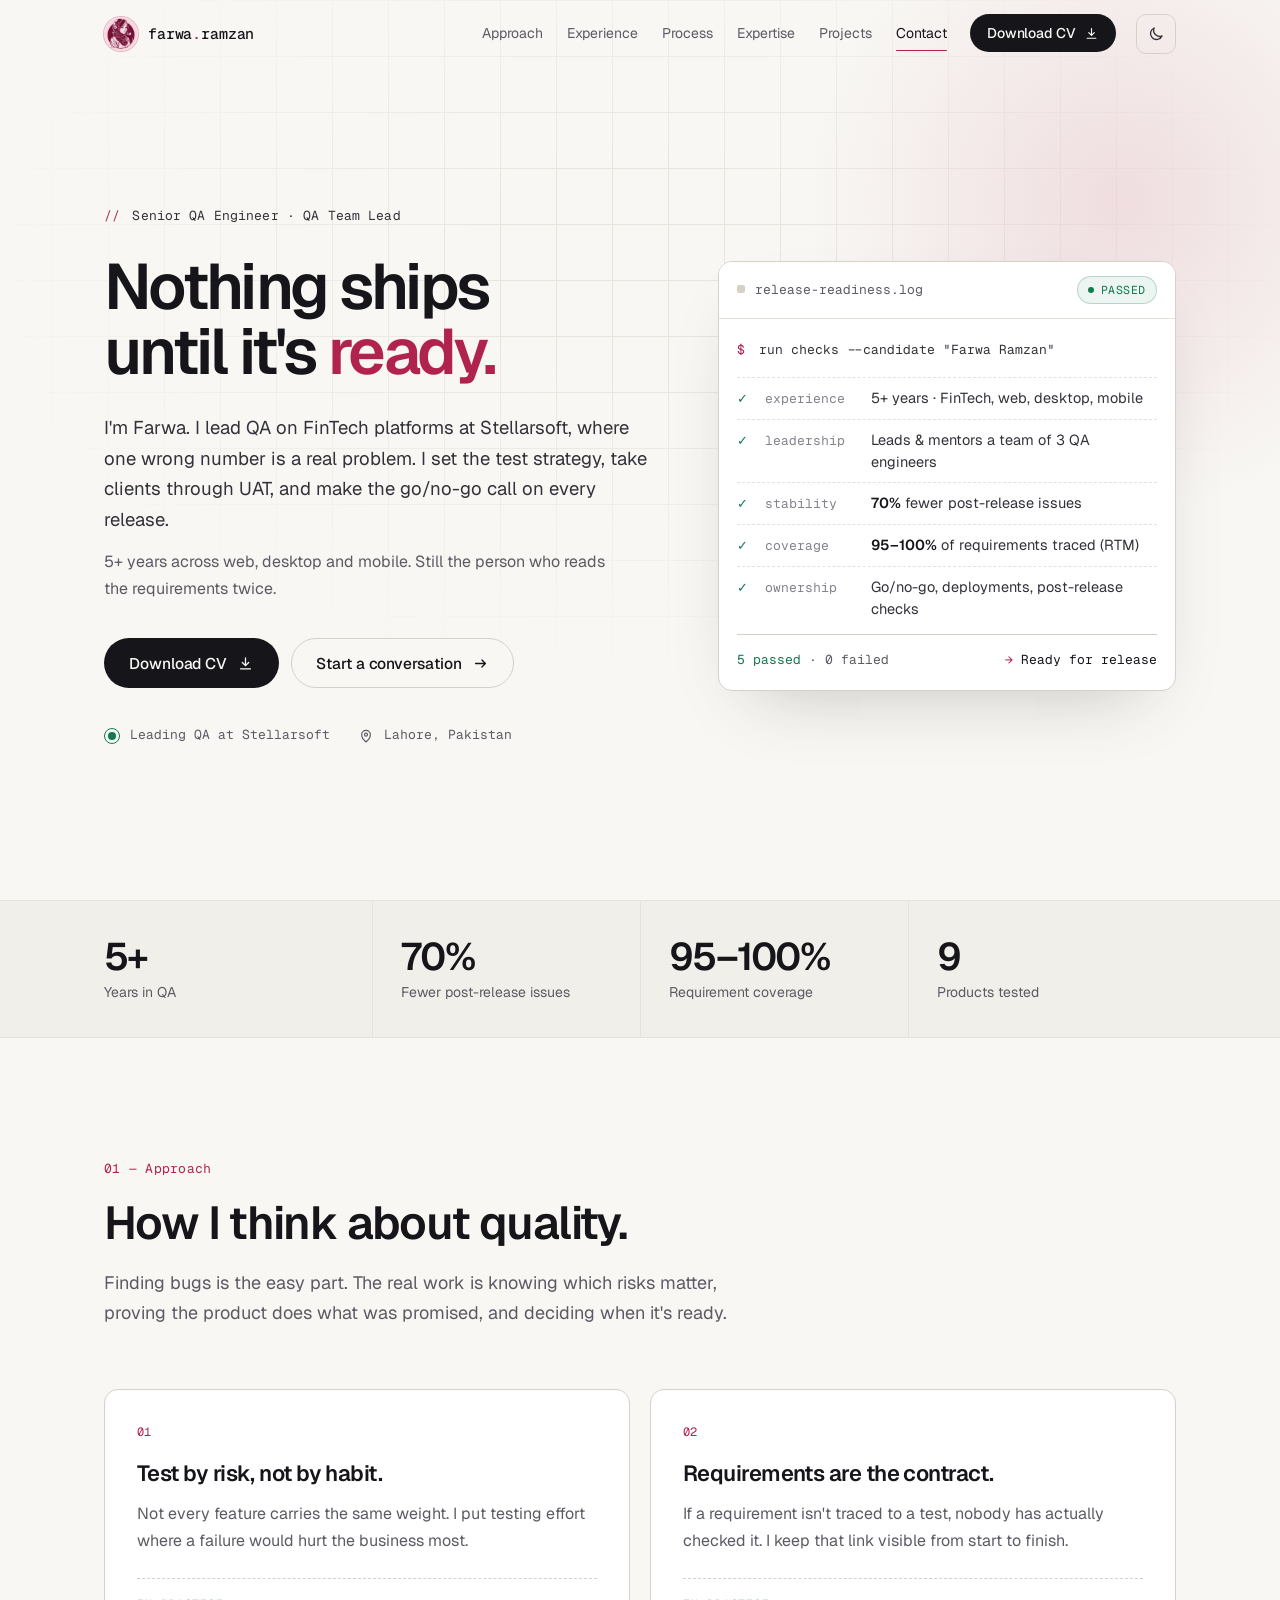
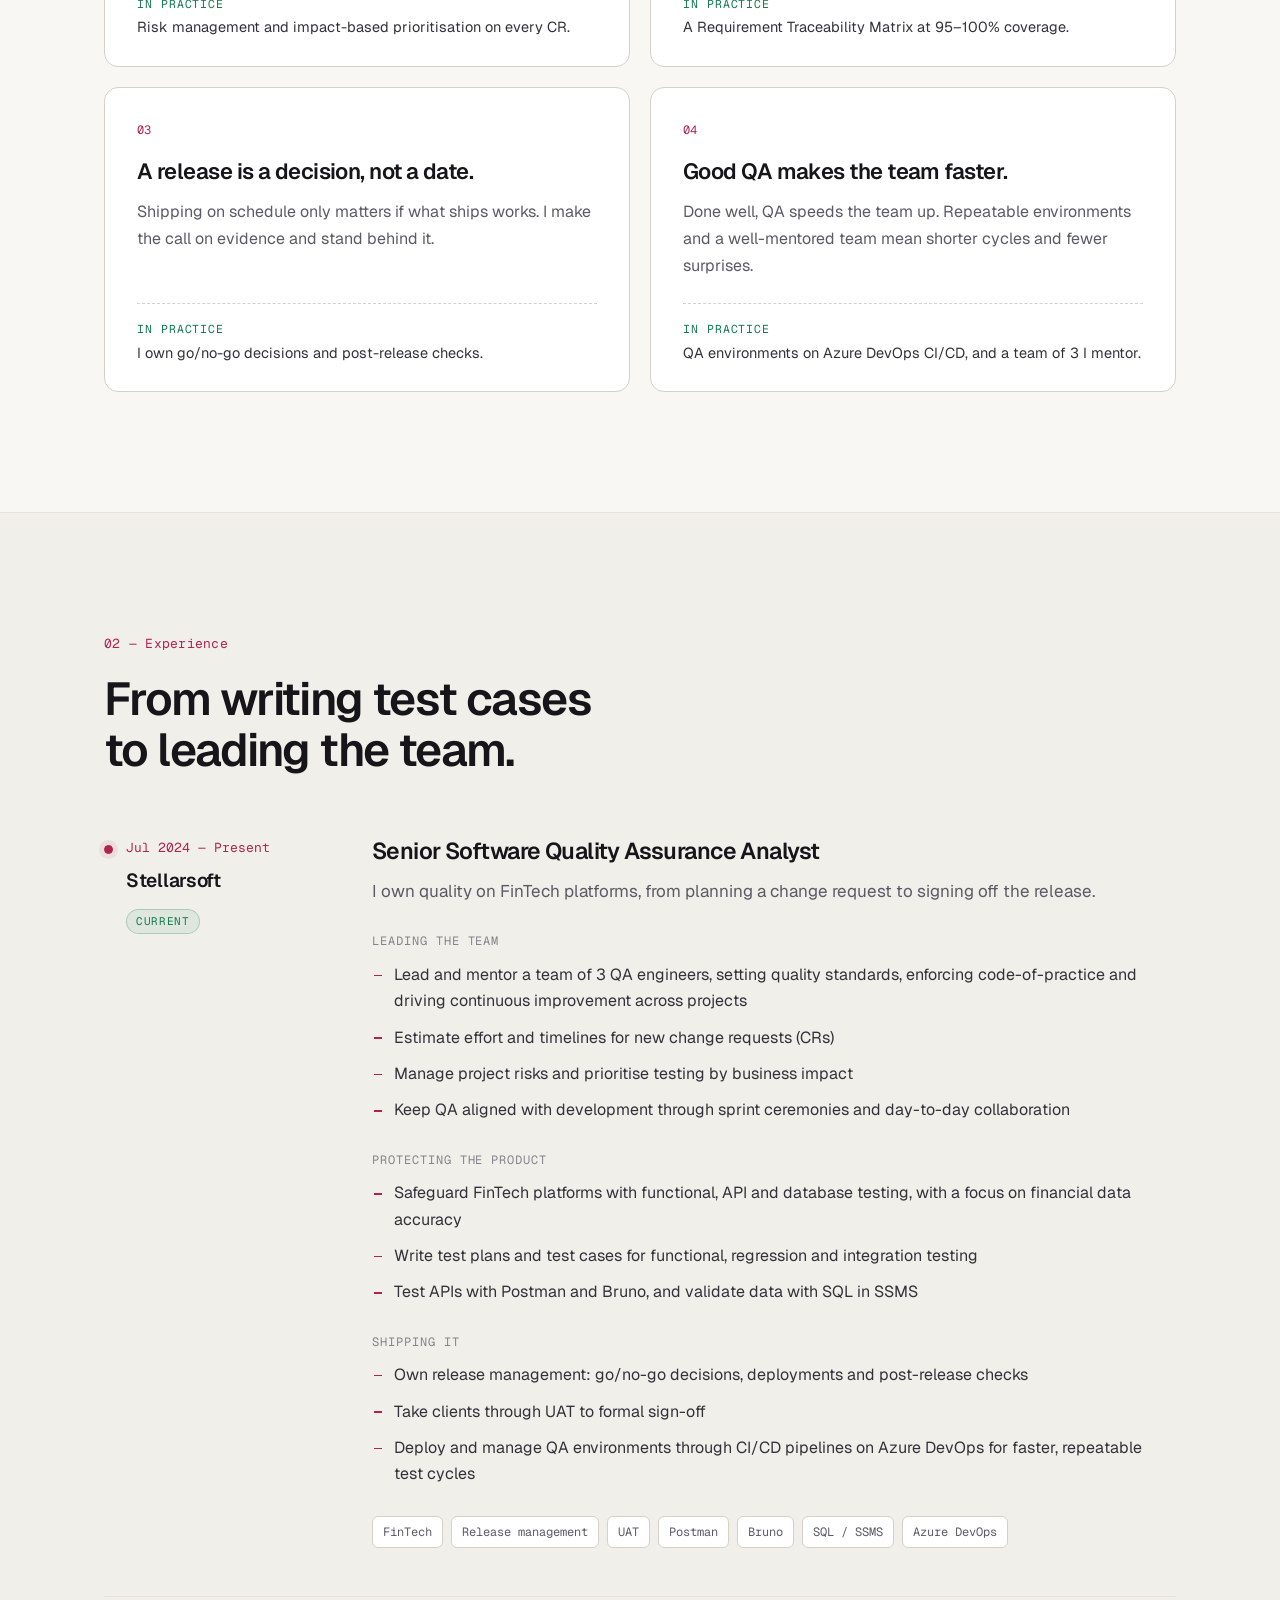
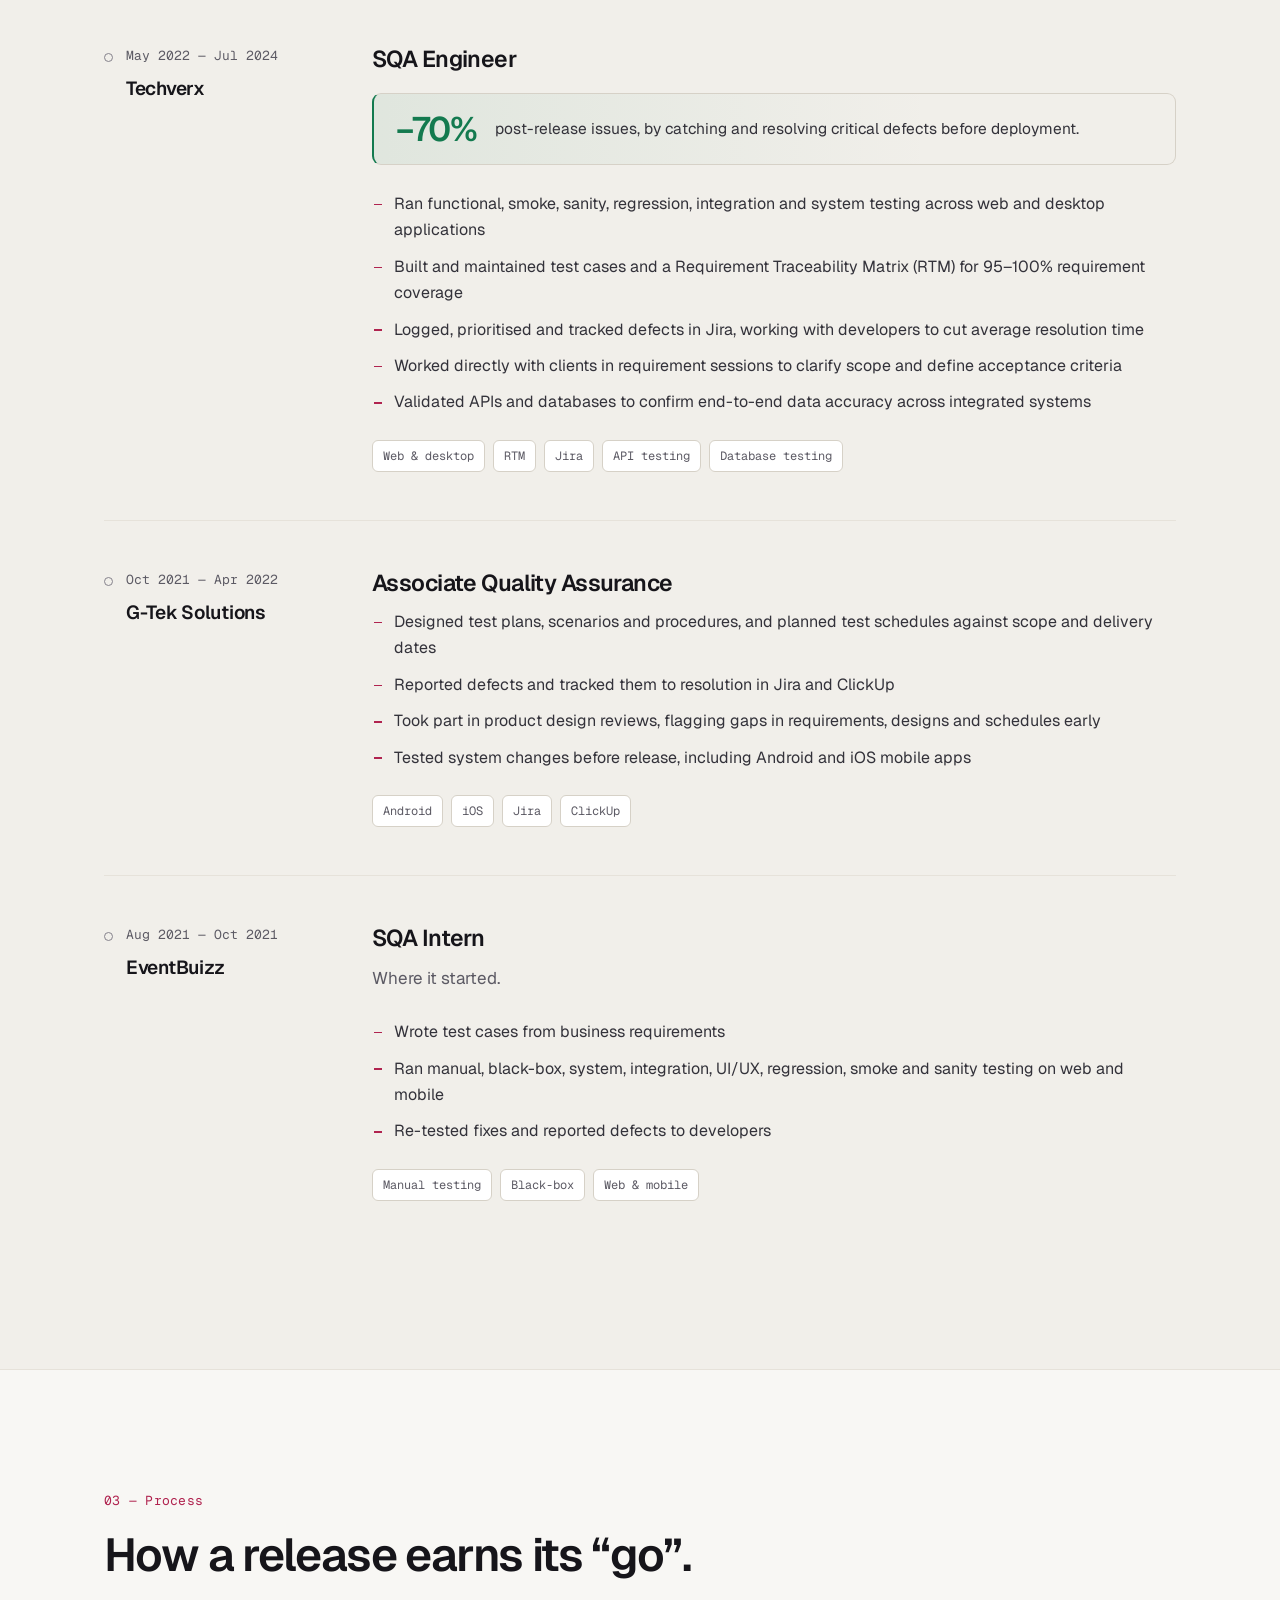
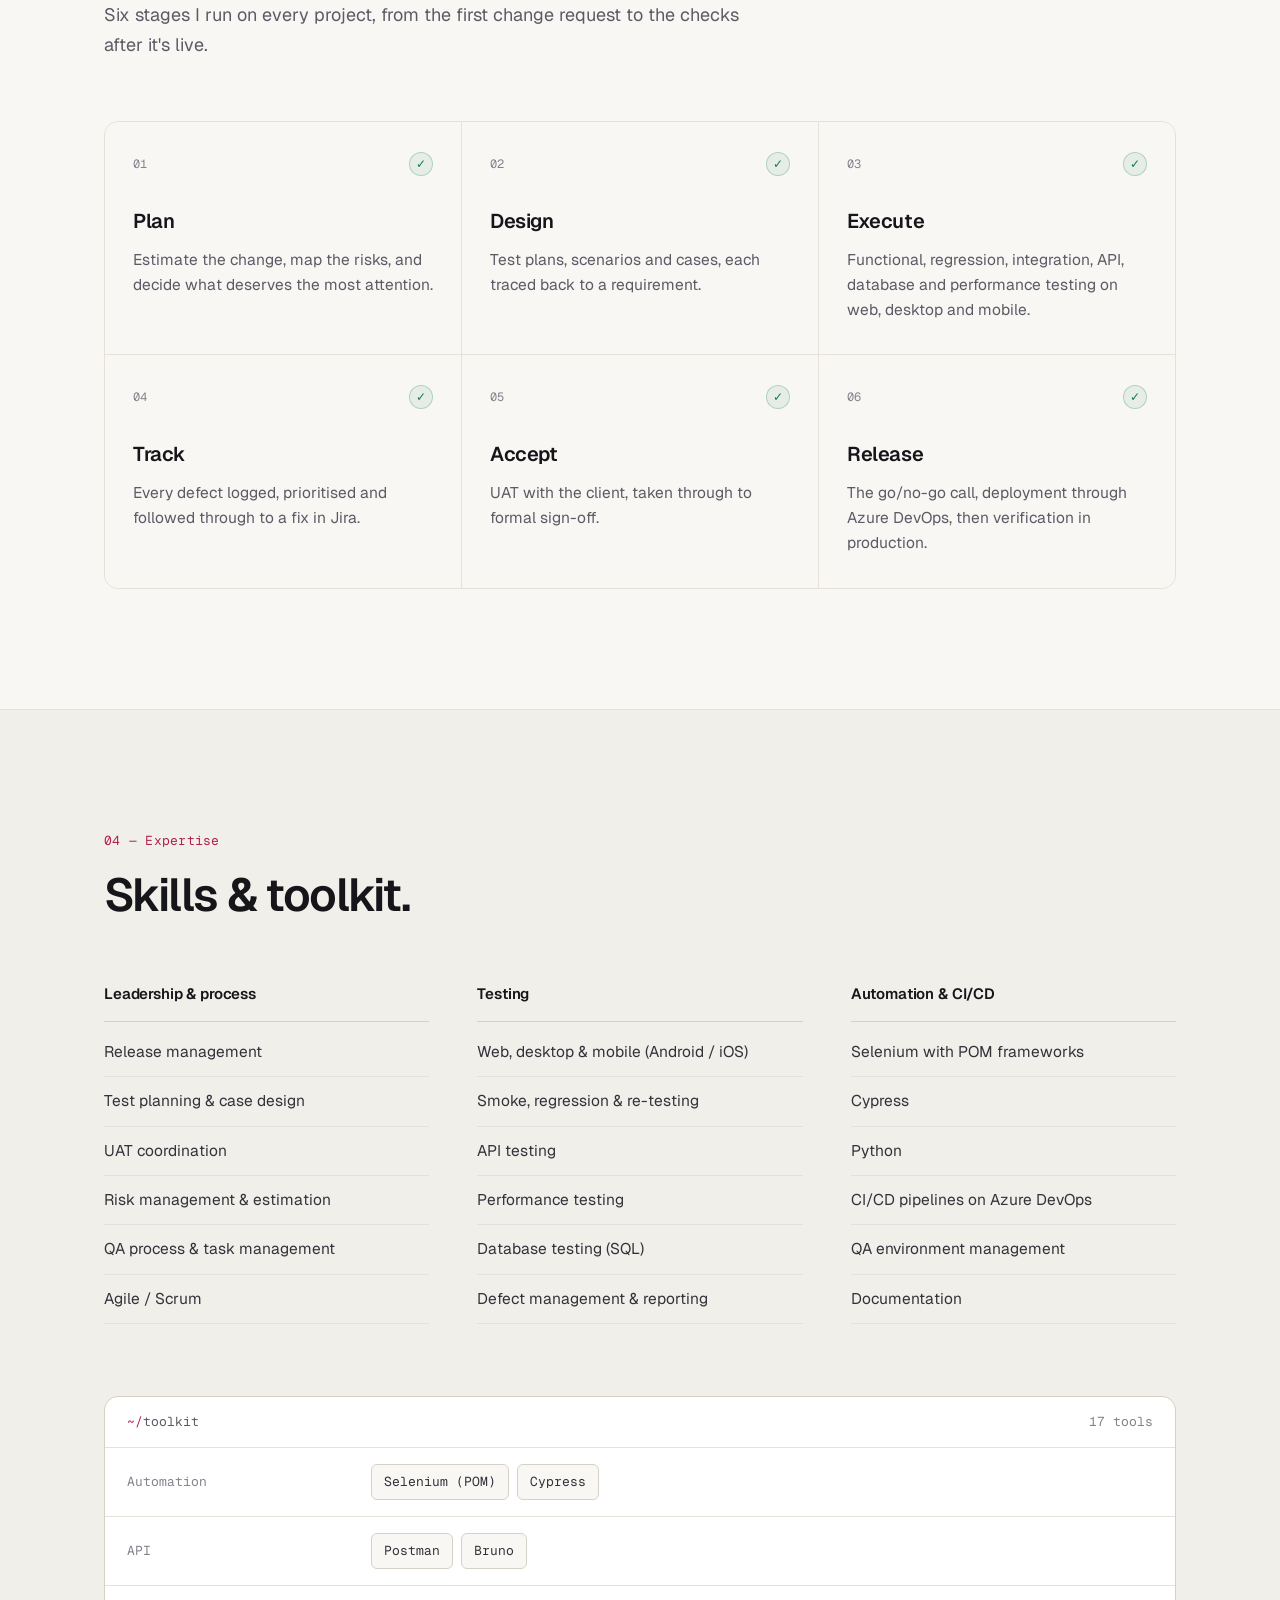
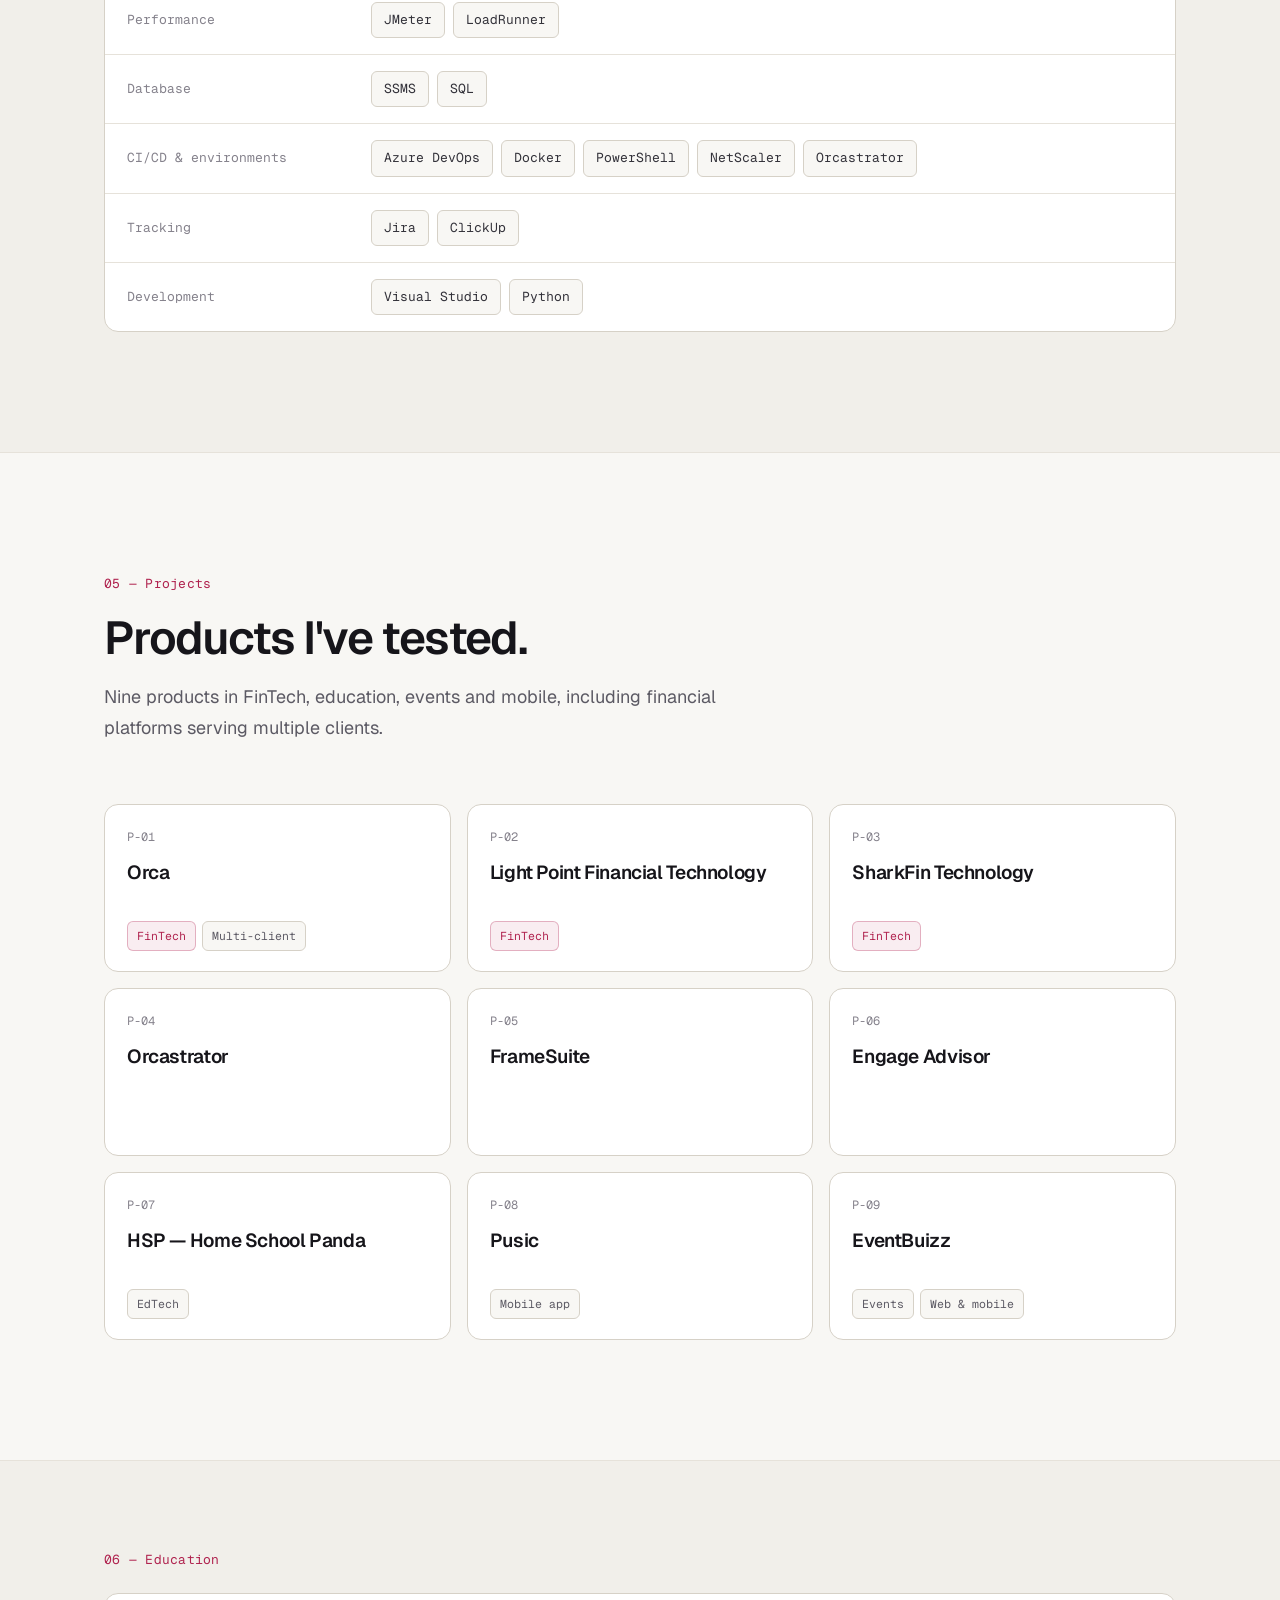
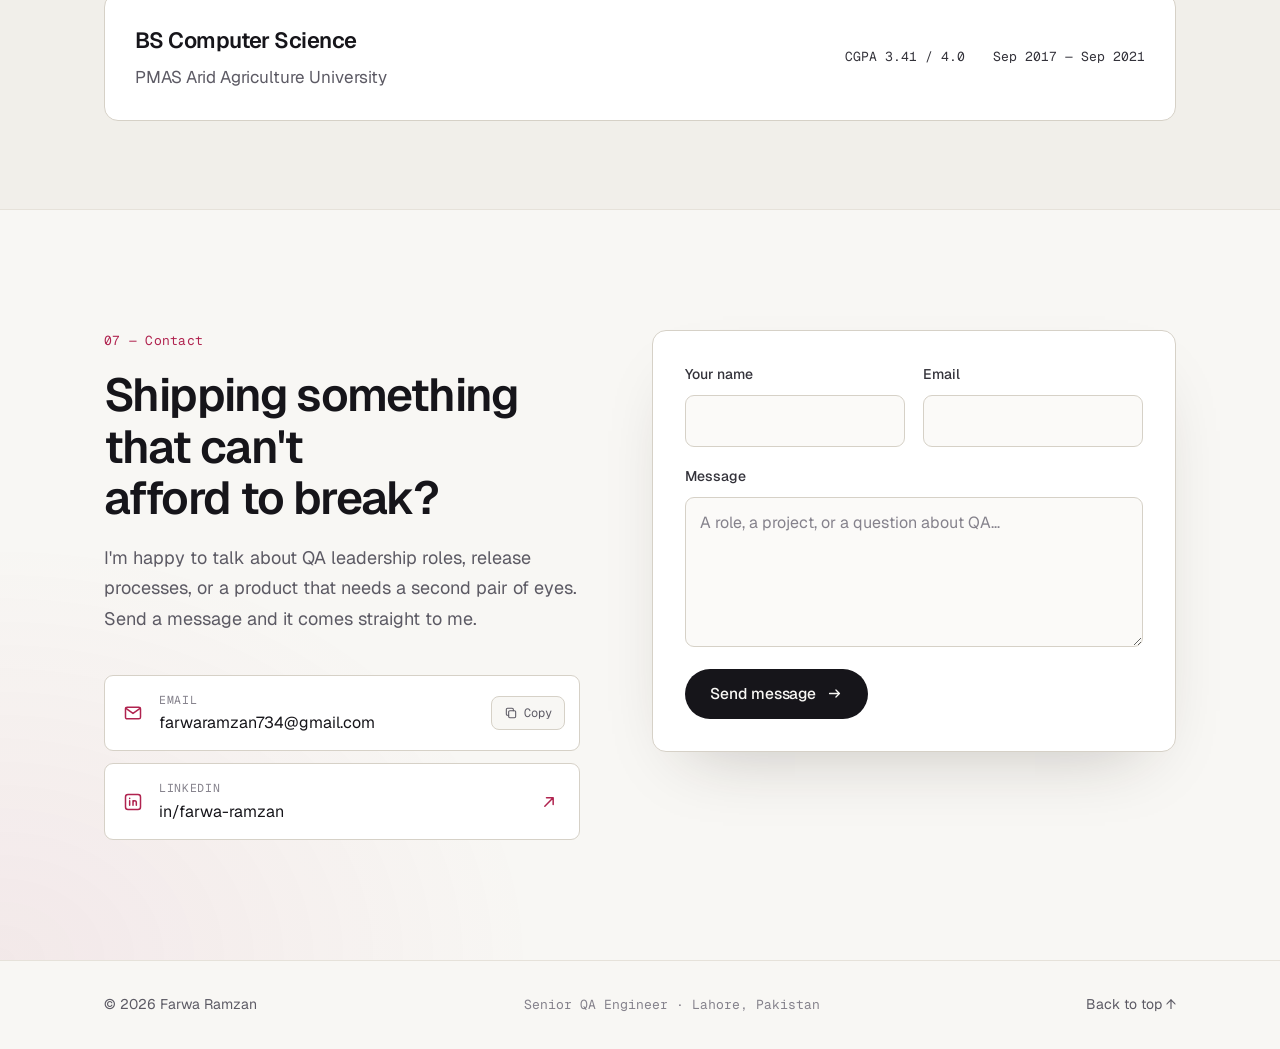
<file: index.html>
<!DOCTYPE html>
<html lang="en">

<head>
    <meta charset="UTF-8">
    <meta name="viewport" content="width=device-width, initial-scale=1.0">
    <meta name="color-scheme" content="dark light">
    <meta name="theme-color" content="#0b0b0d" id="themeColor">

    <title>Farwa Ramzan | Senior QA Engineer and QA Team Lead</title>
    <meta name="description" content="Farwa Ramzan is a Senior QA Engineer and QA Team Lead in Lahore. 5+ years leading quality on FinTech, web, desktop and mobile products: test strategy, release management, UAT, automation and CI/CD on Azure DevOps.">
    <link rel="canonical" href="https://farich.netlify.app/">

    <meta property="og:type" content="profile">
    <meta property="og:title" content="Farwa Ramzan | Senior QA Engineer and QA Team Lead">
    <meta property="og:image" content="https://farich.netlify.app/apple-touch-icon.png">
    <meta property="og:description" content="Nothing ships until it's ready. 5+ years leading QA on FinTech, web, desktop and mobile products.">
    <meta property="og:url" content="https://farich.netlify.app/">

    <link rel="icon" type="image/png" href="favicon.png">
    <link rel="apple-touch-icon" href="apple-touch-icon.png">

    <!-- Apply saved / system theme before first paint -->
    <script>
        (function () {
            var t;
            try { t = localStorage.getItem("theme"); } catch (e) {}
            if (t !== "light" && t !== "dark") {
                t = window.matchMedia && window.matchMedia("(prefers-color-scheme: light)").matches ? "light" : "dark";
            }
            document.documentElement.setAttribute("data-theme", t);
            document.documentElement.classList.add("js");
        })();
    </script>

    <link rel="preconnect" href="https://fonts.googleapis.com">
    <link rel="preconnect" href="https://fonts.gstatic.com" crossorigin>
    <link href="https://fonts.googleapis.com/css2?family=Geist:wght@400;500;600;700&family=Geist+Mono:wght@400;500&display=swap" rel="stylesheet">

    <link rel="stylesheet" href="style.css?v=6">

    <script type="application/ld+json">
    {
        "@context": "https://schema.org",
        "@type": "Person",
        "name": "Farwa Ramzan",
        "jobTitle": "Senior QA Engineer | QA Team Lead",
        "worksFor": { "@type": "Organization", "name": "Stellarsoft" },
        "address": { "@type": "PostalAddress", "addressLocality": "Lahore", "addressCountry": "PK" },
        "email": "mailto:farwaramzan734@gmail.com",
        "url": "https://farich.netlify.app/",
        "sameAs": ["https://www.linkedin.com/in/farwa-ramzan/"],
        "alumniOf": "PMAS Arid Agriculture University"
    }
    </script>
</head>

<body>
    <a class="skip-link" href="#main">Skip to content</a>
    <div class="progress" id="progress" aria-hidden="true"></div>

    <!-- ============ HEADER ============ -->
    <header class="site-header" id="top">
        <div class="container header-inner">
            <a href="#top" class="brand" aria-label="Farwa Ramzan, back to top">
                <img class="brand-logo" src="logo.png" alt="" width="34" height="34">
                <span class="brand-name">farwa<span class="brand-dot">.</span>ramzan</span>
            </a>

            <nav class="nav" id="nav" aria-label="Primary">
                <a href="#approach" class="nav-link">Approach</a>
                <a href="#experience" class="nav-link">Experience</a>
                <a href="#process" class="nav-link">Process</a>
                <a href="#expertise" class="nav-link">Expertise</a>
                <a href="#projects" class="nav-link">Projects</a>
                <a href="#contact" class="nav-link">Contact</a>
                <a href="Farwa_Ramzan_Resume.pdf" class="btn btn-sm btn-primary nav-cv" download>
                    Download CV
                    <svg class="icon" viewBox="0 0 24 24" aria-hidden="true"><path d="M12 4v11m0 0l-4.5-4.5M12 15l4.5-4.5M5 19.5h14" /></svg>
                </a>
            </nav>

            <div class="header-actions">
                <button class="theme-toggle" id="themeToggle" type="button" aria-label="Switch to light theme">
                    <svg class="icon icon-sun" viewBox="0 0 24 24" aria-hidden="true"><circle cx="12" cy="12" r="4" /><path d="M12 2.5v2M12 19.5v2M4.6 4.6l1.4 1.4M18 18l1.4 1.4M2.5 12h2M19.5 12h2M4.6 19.4L6 18M18 6l1.4-1.4" /></svg>
                    <svg class="icon icon-moon" viewBox="0 0 24 24" aria-hidden="true"><path d="M20 14.5A8 8 0 019.5 4a8 8 0 1010.5 10.5z" /></svg>
                </button>
                <button class="nav-toggle" id="navToggle" type="button" aria-label="Open menu" aria-expanded="false" aria-controls="nav">
                    <span></span><span></span>
                </button>
            </div>
        </div>
    </header>

    <main id="main">

        <!-- ============ HERO ============ -->
        <section class="hero">
            <div class="hero-grid-bg" aria-hidden="true"></div>
            <div class="container hero-inner">
                <div class="hero-copy">
                    <p class="eyebrow"><span class="eyebrow-slash">//</span> Senior QA Engineer · QA Team Lead</p>

                    <h1 class="hero-title">
                        Nothing ships<br>
                        until it's <span class="accent">ready.</span>
                    </h1>

                    <p class="hero-lede">
                        I'm Farwa. I lead QA on FinTech platforms at Stellarsoft, where one wrong number is a real
                        problem. I set the test strategy, take clients through UAT, and make the go/no-go call
                        on every release.
                    </p>
                    <p class="hero-sub">5+ years across web, desktop and mobile. Still the person who reads the requirements twice.</p>

                    <div class="hero-actions">
                        <a href="Farwa_Ramzan_Resume.pdf" class="btn btn-primary" download>
                            Download CV
                            <svg class="icon" viewBox="0 0 24 24" aria-hidden="true"><path d="M12 4v11m0 0l-4.5-4.5M12 15l4.5-4.5M5 19.5h14" /></svg>
                        </a>
                        <a href="#contact" class="btn btn-ghost">
                            Start a conversation
                            <svg class="icon" viewBox="0 0 24 24" aria-hidden="true"><path d="M5 12h14m0 0l-5-5m5 5l-5 5" /></svg>
                        </a>
                    </div>

                    <ul class="hero-meta">
                        <li><span class="status-dot" aria-hidden="true"></span>Leading QA at Stellarsoft</li>
                        <li>
                            <svg class="icon" viewBox="0 0 24 24" aria-hidden="true"><path d="M12 21s-6.5-5.6-6.5-11a6.5 6.5 0 0113 0c0 5.4-6.5 11-6.5 11z" /><circle cx="12" cy="10" r="2.3" /></svg>
                            Lahore, Pakistan
                        </li>
                    </ul>
                </div>

                <!-- Release-readiness report -->
                <figure class="report" aria-label="Career summary, styled as a release-readiness report">
                    <div class="report-head">
                        <span class="report-file">release-readiness.log</span>
                        <span class="pill pill-pass"><span class="pill-dot"></span>Passed</span>
                    </div>
                    <div class="report-body">
                        <p class="report-cmd"><span class="prompt">$</span> run checks --candidate "Farwa Ramzan"</p>
                        <ul class="report-lines">
                            <li><span class="tick">✓</span><span class="key">experience</span><span class="val">5+ years · FinTech, web, desktop, mobile</span></li>
                            <li><span class="tick">✓</span><span class="key">leadership</span><span class="val">Leads &amp; mentors a team of 3 QA engineers</span></li>
                            <li><span class="tick">✓</span><span class="key">stability</span><span class="val"><strong>70%</strong> fewer post-release issues</span></li>
                            <li><span class="tick">✓</span><span class="key">coverage</span><span class="val"><strong>95–100%</strong> of requirements traced (RTM)</span></li>
                            <li><span class="tick">✓</span><span class="key">ownership</span><span class="val">Go/no-go, deployments, post-release checks</span></li>
                        </ul>
                        <p class="report-summary">
                            <span><span class="pass-text">5 passed</span> · 0 failed</span>
                            <span class="report-ready">Ready for release</span>
                        </p>
                    </div>
                </figure>
            </div>
        </section>

        <!-- ============ STATS ============ -->
        <section class="stats-band" aria-label="At a glance">
            <div class="container">
                <dl class="stats">
                    <div class="stat reveal"><dt>Years in QA</dt><dd>5+</dd></div>
                    <div class="stat reveal"><dt>Fewer post-release issues</dt><dd>70%</dd></div>
                    <div class="stat reveal"><dt>Requirement coverage</dt><dd>95–100%</dd></div>
                    <div class="stat reveal"><dt>Products tested</dt><dd>9</dd></div>
                </dl>
            </div>
        </section>

        <!-- ============ APPROACH ============ -->
        <section class="section" id="approach">
            <div class="container">
                <header class="section-head reveal">
                    <p class="section-index">01 — Approach</p>
                    <h2 class="section-title">How I think about quality.</h2>
                    <p class="section-lede">Finding bugs is the easy part. The real work is knowing which risks matter, proving the product does what was promised, and deciding when it's ready.</p>
                </header>

                <div class="principles">
                    <article class="principle reveal">
                        <span class="principle-num">01</span>
                        <h3>Test by risk, not by habit.</h3>
                        <p>Not every feature carries the same weight. I put testing effort where a failure would hurt the business most.</p>
                        <p class="principle-proof"><span>In practice</span>Risk management and impact-based prioritisation on every CR.</p>
                    </article>
                    <article class="principle reveal">
                        <span class="principle-num">02</span>
                        <h3>Requirements are the contract.</h3>
                        <p>If a requirement isn't traced to a test, nobody has actually checked it. I keep that link visible from start to finish.</p>
                        <p class="principle-proof"><span>In practice</span>A Requirement Traceability Matrix at 95–100% coverage.</p>
                    </article>
                    <article class="principle reveal">
                        <span class="principle-num">03</span>
                        <h3>A release is a decision, not a date.</h3>
                        <p>Shipping on schedule only matters if what ships works. I make the call on evidence and stand behind it.</p>
                        <p class="principle-proof"><span>In practice</span>I own go/no-go decisions and post-release checks.</p>
                    </article>
                    <article class="principle reveal">
                        <span class="principle-num">04</span>
                        <h3>Good QA makes the team faster.</h3>
                        <p>Done well, QA speeds the team up. Repeatable environments and a well-mentored team mean shorter cycles and fewer surprises.</p>
                        <p class="principle-proof"><span>In practice</span>QA environments on Azure DevOps CI/CD, and a team of 3 I mentor.</p>
                    </article>
                </div>
            </div>
        </section>

        <!-- ============ EXPERIENCE ============ -->
        <section class="section section-alt" id="experience">
            <div class="container">
                <header class="section-head reveal">
                    <p class="section-index">02 — Experience</p>
                    <h2 class="section-title">From writing test cases to leading the team.</h2>
                </header>

                <ol class="timeline">
                    <!-- Stellarsoft -->
                    <li class="role role-current reveal">
                        <div class="role-meta">
                            <p class="role-dates">Jul 2024 — Present</p>
                            <p class="role-company">Stellarsoft</p>
                            <p class="role-badge">Current</p>
                        </div>
                        <div class="role-body">
                            <h3 class="role-title">Senior Software Quality Assurance Analyst</h3>
                            <p class="role-summary">I own quality on FinTech platforms, from planning a change request to signing off the release.</p>

                            <div class="role-groups">
                                <div class="role-group">
                                    <p class="group-label">Leading the team</p>
                                    <ul class="bullets">
                                        <li>Lead and mentor a team of 3 QA engineers, setting quality standards, enforcing code-of-practice and driving continuous improvement across projects</li>
                                        <li>Estimate effort and timelines for new change requests (CRs)</li>
                                        <li>Manage project risks and prioritise testing by business impact</li>
                                        <li>Keep QA aligned with development through sprint ceremonies and day-to-day collaboration</li>
                                    </ul>
                                </div>
                                <div class="role-group">
                                    <p class="group-label">Protecting the product</p>
                                    <ul class="bullets">
                                        <li>Safeguard FinTech platforms with functional, API and database testing, with a focus on financial data accuracy</li>
                                        <li>Write test plans and test cases for functional, regression and integration testing</li>
                                        <li>Test APIs with Postman and Bruno, and validate data with SQL in SSMS</li>
                                    </ul>
                                </div>
                                <div class="role-group">
                                    <p class="group-label">Shipping it</p>
                                    <ul class="bullets">
                                        <li>Own release management: go/no-go decisions, deployments and post-release checks</li>
                                        <li>Take clients through UAT to formal sign-off</li>
                                        <li>Deploy and manage QA environments through CI/CD pipelines on Azure DevOps for faster, repeatable test cycles</li>
                                    </ul>
                                </div>
                            </div>

                            <ul class="tags">
                                <li>FinTech</li><li>Release management</li><li>UAT</li><li>Postman</li><li>Bruno</li><li>SQL / SSMS</li><li>Azure DevOps</li>
                            </ul>
                        </div>
                    </li>

                    <!-- Techverx -->
                    <li class="role reveal">
                        <div class="role-meta">
                            <p class="role-dates">May 2022 — Jul 2024</p>
                            <p class="role-company">Techverx</p>
                        </div>
                        <div class="role-body">
                            <h3 class="role-title">SQA Engineer</h3>

                            <div class="highlight">
                                <span class="highlight-num">−70%</span>
                                <span class="highlight-text">post-release issues, by catching and resolving critical defects before deployment.</span>
                            </div>

                            <ul class="bullets">
                                <li>Ran functional, smoke, sanity, regression, integration and system testing across web and desktop applications</li>
                                <li>Built and maintained test cases and a Requirement Traceability Matrix (RTM) for 95–100% requirement coverage</li>
                                <li>Logged, prioritised and tracked defects in Jira, working with developers to cut average resolution time</li>
                                <li>Worked directly with clients in requirement sessions to clarify scope and define acceptance criteria</li>
                                <li>Validated APIs and databases to confirm end-to-end data accuracy across integrated systems</li>
                            </ul>

                            <ul class="tags">
                                <li>Web &amp; desktop</li><li>RTM</li><li>Jira</li><li>API testing</li><li>Database testing</li>
                            </ul>
                        </div>
                    </li>

                    <!-- G-Tek -->
                    <li class="role reveal">
                        <div class="role-meta">
                            <p class="role-dates">Oct 2021 — Apr 2022</p>
                            <p class="role-company">G-Tek Solutions</p>
                        </div>
                        <div class="role-body">
                            <h3 class="role-title">Associate Quality Assurance</h3>
                            <ul class="bullets">
                                <li>Designed test plans, scenarios and procedures, and planned test schedules against scope and delivery dates</li>
                                <li>Reported defects and tracked them to resolution in Jira and ClickUp</li>
                                <li>Took part in product design reviews, flagging gaps in requirements, designs and schedules early</li>
                                <li>Tested system changes before release, including Android and iOS mobile apps</li>
                            </ul>
                            <ul class="tags">
                                <li>Android</li><li>iOS</li><li>Jira</li><li>ClickUp</li>
                            </ul>
                        </div>
                    </li>

                    <!-- EventBuizz -->
                    <li class="role reveal">
                        <div class="role-meta">
                            <p class="role-dates">Aug 2021 — Oct 2021</p>
                            <p class="role-company">EventBuizz</p>
                        </div>
                        <div class="role-body">
                            <h3 class="role-title">SQA Intern</h3>
                            <p class="role-summary">Where it started.</p>
                            <ul class="bullets">
                                <li>Wrote test cases from business requirements</li>
                                <li>Ran manual, black-box, system, integration, UI/UX, regression, smoke and sanity testing on web and mobile</li>
                                <li>Re-tested fixes and reported defects to developers</li>
                            </ul>
                            <ul class="tags">
                                <li>Manual testing</li><li>Black-box</li><li>Web &amp; mobile</li>
                            </ul>
                        </div>
                    </li>
                </ol>
            </div>
        </section>

        <!-- ============ PROCESS ============ -->
        <section class="section" id="process">
            <div class="container">
                <header class="section-head reveal">
                    <p class="section-index">03 — Process</p>
                    <h2 class="section-title">How a release earns its “go”.</h2>
                    <p class="section-lede">Six stages I run on every project, from the first change request to the checks after it's live.</p>
                </header>

                <ol class="pipeline">
                    <li class="stage reveal">
                        <div class="stage-top"><span class="stage-num">01</span><span class="stage-check" aria-hidden="true">✓</span></div>
                        <h3 class="stage-title">Plan</h3>
                        <p>Estimate the change, map the risks, and decide what deserves the most attention.</p>
                    </li>
                    <li class="stage reveal">
                        <div class="stage-top"><span class="stage-num">02</span><span class="stage-check" aria-hidden="true">✓</span></div>
                        <h3 class="stage-title">Design</h3>
                        <p>Test plans, scenarios and cases, each traced back to a requirement.</p>
                    </li>
                    <li class="stage reveal">
                        <div class="stage-top"><span class="stage-num">03</span><span class="stage-check" aria-hidden="true">✓</span></div>
                        <h3 class="stage-title">Execute</h3>
                        <p>Functional, regression, integration, API, database and performance testing on web, desktop and mobile.</p>
                    </li>
                    <li class="stage reveal">
                        <div class="stage-top"><span class="stage-num">04</span><span class="stage-check" aria-hidden="true">✓</span></div>
                        <h3 class="stage-title">Track</h3>
                        <p>Every defect logged, prioritised and followed through to a fix in Jira.</p>
                    </li>
                    <li class="stage reveal">
                        <div class="stage-top"><span class="stage-num">05</span><span class="stage-check" aria-hidden="true">✓</span></div>
                        <h3 class="stage-title">Accept</h3>
                        <p>UAT with the client, taken through to formal sign-off.</p>
                    </li>
                    <li class="stage reveal">
                        <div class="stage-top"><span class="stage-num">06</span><span class="stage-check" aria-hidden="true">✓</span></div>
                        <h3 class="stage-title">Release</h3>
                        <p>The go/no-go call, deployment through Azure DevOps, then verification in production.</p>
                    </li>
                </ol>
            </div>
        </section>

        <!-- ============ EXPERTISE ============ -->
        <section class="section section-alt" id="expertise">
            <div class="container">
                <header class="section-head reveal">
                    <p class="section-index">04 — Expertise</p>
                    <h2 class="section-title">Skills &amp; toolkit.</h2>
                </header>

                <div class="skills-grid">
                    <div class="skill-col reveal">
                        <h3 class="skill-head">Leadership &amp; process</h3>
                        <ul class="skill-list">
                            <li>Release management</li>
                            <li>Test planning &amp; case design</li>
                            <li>UAT coordination</li>
                            <li>Risk management &amp; estimation</li>
                            <li>QA process &amp; task management</li>
                            <li>Agile / Scrum</li>
                        </ul>
                    </div>
                    <div class="skill-col reveal">
                        <h3 class="skill-head">Testing</h3>
                        <ul class="skill-list">
                            <li>Web, desktop &amp; mobile (Android / iOS)</li>
                            <li>Smoke, regression &amp; re-testing</li>
                            <li>API testing</li>
                            <li>Performance testing</li>
                            <li>Database testing (SQL)</li>
                            <li>Defect management &amp; reporting</li>
                        </ul>
                    </div>
                    <div class="skill-col reveal">
                        <h3 class="skill-head">Automation &amp; CI/CD</h3>
                        <ul class="skill-list">
                            <li>Selenium with POM frameworks</li>
                            <li>Cypress</li>
                            <li>Python</li>
                            <li>CI/CD pipelines on Azure DevOps</li>
                            <li>QA environment management</li>
                            <li>Documentation</li>
                        </ul>
                    </div>
                </div>

                <div class="toolkit reveal">
                    <div class="toolkit-head">
                        <span>toolkit</span>
                        <span class="toolkit-count" id="toolCount">17 tools</span>
                    </div>
                    <dl class="toolkit-rows">
                        <div class="toolkit-row">
                            <dt>Automation</dt>
                            <dd><span class="chip">Selenium (POM)</span><span class="chip">Cypress</span></dd>
                        </div>
                        <div class="toolkit-row">
                            <dt>API</dt>
                            <dd><span class="chip">Postman</span><span class="chip">Bruno</span></dd>
                        </div>
                        <div class="toolkit-row">
                            <dt>Performance</dt>
                            <dd><span class="chip">JMeter</span><span class="chip">LoadRunner</span></dd>
                        </div>
                        <div class="toolkit-row">
                            <dt>Database</dt>
                            <dd><span class="chip">SSMS</span><span class="chip">SQL</span></dd>
                        </div>
                        <div class="toolkit-row">
                            <dt>CI/CD &amp; environments</dt>
                            <dd><span class="chip">Azure DevOps</span><span class="chip">Docker</span><span class="chip">PowerShell</span><span class="chip">NetScaler</span><span class="chip">Orcastrator</span></dd>
                        </div>
                        <div class="toolkit-row">
                            <dt>Tracking</dt>
                            <dd><span class="chip">Jira</span><span class="chip">ClickUp</span></dd>
                        </div>
                        <div class="toolkit-row">
                            <dt>Development</dt>
                            <dd><span class="chip">Visual Studio</span><span class="chip">Python</span></dd>
                        </div>
                    </dl>
                </div>
            </div>
        </section>

        <!-- ============ PROJECTS ============ -->
        <section class="section" id="projects">
            <div class="container">
                <header class="section-head reveal">
                    <p class="section-index">05 — Projects</p>
                    <h2 class="section-title">Products I've tested.</h2>
                    <p class="section-lede">Nine products in FinTech, education, events and mobile, including financial platforms serving multiple clients.</p>
                </header>

                <ul class="projects">
                    <li class="project reveal">
                        <span class="project-id">P-01</span>
                        <h3 class="project-name">Orca</h3>
                        <ul class="project-tags"><li class="tag-fintech">FinTech</li><li>Multi-client</li></ul>
                    </li>
                    <li class="project reveal">
                        <span class="project-id">P-02</span>
                        <h3 class="project-name">Light Point Financial Technology</h3>
                        <ul class="project-tags"><li class="tag-fintech">FinTech</li></ul>
                    </li>
                    <li class="project reveal">
                        <span class="project-id">P-03</span>
                        <h3 class="project-name">SharkFin Technology</h3>
                        <ul class="project-tags"><li class="tag-fintech">FinTech</li></ul>
                    </li>
                    <li class="project reveal">
                        <span class="project-id">P-04</span>
                        <h3 class="project-name">Orcastrator</h3>
                        <ul class="project-tags"></ul>
                    </li>
                    <li class="project reveal">
                        <span class="project-id">P-05</span>
                        <h3 class="project-name">FrameSuite</h3>
                        <ul class="project-tags"></ul>
                    </li>
                    <li class="project reveal">
                        <span class="project-id">P-06</span>
                        <h3 class="project-name">Engage Advisor</h3>
                        <ul class="project-tags"></ul>
                    </li>
                    <li class="project reveal">
                        <span class="project-id">P-07</span>
                        <h3 class="project-name">HSP — Home School Panda</h3>
                        <ul class="project-tags"><li>EdTech</li></ul>
                    </li>
                    <li class="project reveal">
                        <span class="project-id">P-08</span>
                        <h3 class="project-name">Pusic</h3>
                        <ul class="project-tags"><li>Mobile app</li></ul>
                    </li>
                    <li class="project reveal">
                        <span class="project-id">P-09</span>
                        <h3 class="project-name">EventBuizz</h3>
                        <ul class="project-tags"><li>Events</li><li>Web &amp; mobile</li></ul>
                    </li>
                </ul>
            </div>
        </section>

        <!-- ============ EDUCATION ============ -->
        <section class="section section-tight section-alt" id="education">
            <div class="container">
                <div class="education reveal">
                    <p class="section-index">06 — Education</p>
                    <div class="edu-card">
                        <div>
                            <h3 class="edu-degree">BS Computer Science</h3>
                            <p class="edu-school">PMAS Arid Agriculture University</p>
                        </div>
                        <div class="edu-meta">
                            <span>CGPA 3.41 / 4.0</span>
                            <span>Sep 2017 — Sep 2021</span>
                        </div>
                    </div>
                </div>
            </div>
        </section>

        <!-- ============ CONTACT ============ -->
        <section class="section contact-section" id="contact">
            <div class="container contact-grid">
                <div class="contact-copy reveal">
                    <p class="section-index">07 — Contact</p>
                    <h2 class="section-title">Shipping something that can't afford to break?</h2>
                    <p class="section-lede">I'm happy to talk about QA leadership roles, release processes, or a product that needs a second pair of eyes. Send a message and it comes straight to me.</p>

                    <ul class="contact-links">
                        <li class="contact-link">
                            <svg class="icon" viewBox="0 0 24 24" aria-hidden="true"><rect x="3" y="5" width="18" height="14" rx="2" /><path d="M3.5 6.5l8.5 6 8.5-6" /></svg>
                            <a href="mailto:farwaramzan734@gmail.com" class="contact-main">
                                <span class="contact-label">Email</span>
                                <span class="contact-value">farwaramzan734@gmail.com</span>
                            </a>
                            <button type="button" class="copy-btn" id="copyEmail" data-copy="farwaramzan734@gmail.com" aria-label="Copy email address">
                                <svg class="icon" viewBox="0 0 24 24" aria-hidden="true"><rect x="8" y="8" width="12" height="12" rx="2" /><path d="M16 8V6a2 2 0 00-2-2H6a2 2 0 00-2 2v8a2 2 0 002 2h2" /></svg>
                                <span class="copy-text">Copy</span>
                            </button>
                        </li>
                        <li class="contact-link">
                            <svg class="icon" viewBox="0 0 24 24" aria-hidden="true"><rect x="3" y="3" width="18" height="18" rx="3" /><path d="M8 10.5V16M8 7.6v.1M12 16v-3.2c0-1.5 1-2.3 2.1-2.3s1.9.8 1.9 2.3V16M12 10.5V16" /></svg>
                            <a href="https://www.linkedin.com/in/farwa-ramzan/" class="contact-main" target="_blank" rel="noopener">
                                <span class="contact-label">LinkedIn</span>
                                <span class="contact-value">in/farwa-ramzan</span>
                            </a>
                            <svg class="icon contact-arrow" viewBox="0 0 24 24" aria-hidden="true"><path d="M7 17L17 7m0 0H9m8 0v8" /></svg>
                        </li>
                    </ul>
                </div>

                <!-- Sends via FormSubmit, which emails each message straight to farwaramzan734@gmail.com.
                     Works without JS too (falls back to FormSubmit's confirmation page). -->
                <form class="contact-form reveal" id="contactForm" novalidate
                    action="https://formsubmit.co/farwaramzan734@gmail.com" method="POST">
                    <input type="hidden" name="_subject" value="New message from your portfolio (farich.netlify.app)">
                    <input type="hidden" name="_template" value="table">
                    <input type="hidden" name="_captcha" value="false">
                    <p class="hp" aria-hidden="true">
                        <label>Leave this empty <input name="_honey" tabindex="-1" autocomplete="off"></label>
                    </p>

                    <div class="field-row">
                        <div class="field">
                            <label for="f-name">Your name</label>
                            <input id="f-name" name="name" type="text" autocomplete="name" required maxlength="120">
                            <p class="field-error" data-for="f-name">Please add your name.</p>
                        </div>
                        <div class="field">
                            <label for="f-email">Email</label>
                            <input id="f-email" name="email" type="email" autocomplete="email" required maxlength="200">
                            <p class="field-error" data-for="f-email">Please enter a valid email.</p>
                        </div>
                    </div>
                    <div class="field">
                        <label for="f-message">Message</label>
                        <textarea id="f-message" name="message" rows="5" required maxlength="4000" placeholder="A role, a project, or a question about QA…"></textarea>
                        <p class="field-error" data-for="f-message">A short message helps me reply properly.</p>
                    </div>

                    <div class="form-foot">
                        <button type="submit" class="btn btn-primary" id="formSubmit">
                            <span class="btn-label">Send message</span>
                            <svg class="icon" viewBox="0 0 24 24" aria-hidden="true"><path d="M5 12h14m0 0l-5-5m5 5l-5 5" /></svg>
                        </button>
                        <p class="form-status" id="formStatus" role="status" aria-live="polite"></p>
                    </div>

                    <div class="form-success" id="formSuccess" hidden>
                        <span class="pill pill-pass"><span class="pill-dot"></span>Delivered</span>
                        <h3>Message sent. Thank you.</h3>
                        <p>I'll get back to you at the email you gave.</p>
                        <button type="button" class="btn btn-ghost btn-sm" id="formAgain">Send another</button>
                    </div>
                </form>
            </div>
        </section>
    </main>

    <!-- ============ FOOTER ============ -->
    <footer class="site-footer">
        <div class="container footer-inner">
            <p>© <span id="year">2026</span> Farwa Ramzan</p>
            <p class="footer-mono">Senior QA Engineer · Lahore, Pakistan</p>
            <a href="#top" class="footer-top">Back to top ↑</a>
        </div>
    </footer>

    <script src="main.js?v=6"></script>
</body>

</html>
</file>
<file: style.css>
/* =========================================================
   Farwa Ramzan — portfolio
   Themes: [data-theme="dark"] (default) and [data-theme="light"]
   ========================================================= */

:root,
:root[data-theme="dark"] {
    --bg: #0b0b0d;
    --bg-alt: #0f0f12;
    --surface: #141418;
    --surface-2: #1a1a1f;
    --field: #0b0b0d;
    --line: #23232a;
    --line-strong: #31313a;
    --grid-line: #1d1d23;

    --text: #f0f0f3;
    --text-soft: #cfcfd6;
    --muted: #a0a0ab;
    --dim: #73737e;

    --accent: #f0728f;
    --accent-soft: rgba(240, 114, 143, 0.12);
    --accent-line: rgba(240, 114, 143, 0.38);
    --glow: rgba(139, 30, 63, 0.3);
    --glow-soft: rgba(139, 30, 63, 0.16);

    --pass: #5ed39a;
    --pass-soft: rgba(94, 211, 154, 0.12);
    --pass-line: rgba(94, 211, 154, 0.28);

    --btn-bg: #f0f0f3;
    --btn-text: #0b0b0d;
    --btn-hover: #ffffff;
    --header-bg: rgba(11, 11, 13, 0.8);
    --shadow: 0 30px 80px -30px rgba(0, 0, 0, 0.85);
    --on-accent: #1a0a10;

    color-scheme: dark;
}

:root[data-theme="light"] {
    --bg: #f8f7f4;
    --bg-alt: #f1efea;
    --surface: #ffffff;
    --surface-2: #ffffff;
    --field: #fbfaf8;
    --line: #e6e2da;
    --line-strong: #d6d1c7;
    --grid-line: #e9e5dd;

    --text: #16151a;
    --text-soft: #33323a;
    --muted: #5c5a64;
    --dim: #85828c;

    --accent: #b0234f;
    --accent-soft: rgba(176, 35, 79, 0.08);
    --accent-line: rgba(176, 35, 79, 0.3);
    --glow: rgba(176, 35, 79, 0.12);
    --glow-soft: rgba(176, 35, 79, 0.07);

    --pass: #137a4f;
    --pass-soft: rgba(19, 122, 79, 0.08);
    --pass-line: rgba(19, 122, 79, 0.25);

    --btn-bg: #16151a;
    --btn-text: #f8f7f4;
    --btn-hover: #000000;
    --header-bg: rgba(248, 247, 244, 0.82);
    --shadow: 0 30px 70px -36px rgba(40, 30, 20, 0.28);
    --on-accent: #ffffff;

    color-scheme: light;
}

:root {
    --font-sans: "Geist", ui-sans-serif, system-ui, -apple-system, "Segoe UI", Roboto, sans-serif;
    --font-mono: "Geist Mono", ui-monospace, SFMono-Regular, Menlo, Consolas, monospace;

    --radius: 14px;
    --radius-sm: 9px;
    --container: 1120px;
    --header-h: 68px;
    --ease: cubic-bezier(0.22, 1, 0.36, 1);
}

/* ---------- Base ---------- */
*,
*::before,
*::after { box-sizing: border-box; }

html {
    scroll-behavior: smooth;
    scroll-padding-top: calc(var(--header-h) + 16px);
    -webkit-text-size-adjust: 100%;
}

body {
    margin: 0;
    background: var(--bg);
    color: var(--text);
    font-family: var(--font-sans);
    font-size: 17px;
    line-height: 1.7;
    -webkit-font-smoothing: antialiased;
    -moz-osx-font-smoothing: grayscale;
    text-rendering: optimizeLegibility;
    overflow-x: hidden;
}

/* Smooth colour change when switching themes (only while switching) */
.theme-anim,
.theme-anim *,
.theme-anim *::before,
.theme-anim *::after {
    transition: background-color 0.35s ease, border-color 0.35s ease, color 0.35s ease, fill 0.35s ease !important;
}

h1, h2, h3, p, ul, ol, dl, dd, figure { margin: 0; }
ul, ol { padding: 0; list-style: none; }
a { color: inherit; text-decoration: none; }
strong { color: var(--text); font-weight: 600; }
button { font: inherit; color: inherit; }

::selection { background: var(--accent); color: var(--on-accent); }

:focus-visible {
    outline: 2px solid var(--accent);
    outline-offset: 3px;
    border-radius: 6px;
}

.container {
    width: 100%;
    max-width: var(--container);
    margin: 0 auto;
    padding: 0 24px;
}

.icon {
    width: 18px;
    height: 18px;
    flex: none;
    fill: none;
    stroke: currentColor;
    stroke-width: 1.8;
    stroke-linecap: round;
    stroke-linejoin: round;
}

.skip-link {
    position: absolute;
    left: 16px;
    top: -60px;
    z-index: 100;
    padding: 10px 14px;
    background: var(--accent);
    color: var(--on-accent);
    border-radius: var(--radius-sm);
    font-weight: 600;
    transition: top 0.2s;
}
.skip-link:focus { top: 12px; }

/* Scroll progress */
.progress {
    position: fixed;
    top: 0;
    left: 0;
    z-index: 60;
    height: 2px;
    width: 100%;
    background: var(--accent);
    transform-origin: 0 50%;
    transform: scaleX(0);
    pointer-events: none;
}

/* ---------- Buttons ---------- */
.btn {
    display: inline-flex;
    align-items: center;
    justify-content: center;
    gap: 10px;
    height: 50px;
    padding: 0 24px;
    border-radius: 999px;
    border: 1px solid transparent;
    font: 500 15.5px/1 var(--font-sans);
    letter-spacing: -0.005em;
    cursor: pointer;
    white-space: nowrap;
    transition: background-color 0.25s var(--ease), border-color 0.25s var(--ease),
        color 0.25s var(--ease), transform 0.25s var(--ease), opacity 0.25s;
}
.btn .icon { width: 17px; height: 17px; transition: transform 0.25s var(--ease); }
.btn:hover .icon { transform: translateX(3px); }
.btn[download]:hover .icon { transform: translateY(2px); }
.btn:active { transform: scale(0.98); }

.btn-primary { background: var(--btn-bg); color: var(--btn-text); }
.btn-primary:hover { background: var(--btn-hover); }

.btn-ghost { border-color: var(--line-strong); color: var(--text); }
.btn-ghost:hover { border-color: var(--muted); background: var(--surface); }

.btn-sm { height: 38px; padding: 0 16px; font-size: 14px; gap: 8px; }
.btn-sm .icon { width: 15px; height: 15px; }

/* ---------- Header ---------- */
.site-header {
    position: fixed;
    inset: 0 0 auto 0;
    z-index: 50;
    height: var(--header-h);
    border-bottom: 1px solid transparent;
    transition: background-color 0.3s, border-color 0.3s;
}
.site-header.scrolled {
    background: var(--header-bg);
    backdrop-filter: saturate(160%) blur(14px);
    -webkit-backdrop-filter: saturate(160%) blur(14px);
    border-bottom-color: var(--line);
}

.header-inner {
    height: 100%;
    display: flex;
    align-items: center;
    justify-content: space-between;
    gap: 20px;
}

.brand {
    display: inline-flex;
    align-items: center;
    gap: 10px;
    font-family: var(--font-mono);
    font-size: 15px;
    font-weight: 500;
    letter-spacing: -0.01em;
}
.brand-logo {
    width: 34px;
    height: 34px;
    border-radius: 50%;
    box-shadow: 0 0 0 1px var(--accent-line);
    transition: transform 0.4s var(--ease), box-shadow 0.3s;
}
.brand:hover .brand-logo { transform: rotate(-8deg) scale(1.06); box-shadow: 0 0 0 3px var(--accent-soft), 0 0 0 1px var(--accent-line); }
.brand-dot { color: var(--accent); }

.nav {
    display: flex;
    align-items: center;
    gap: 2px;
    margin-left: auto;
}
.nav-link {
    position: relative;
    padding: 8px 11px;
    font-size: 14px;
    color: var(--muted);
    border-radius: 8px;
    transition: color 0.2s;
}
.nav-link:hover,
.nav-link.active { color: var(--text); }
.nav-link.active::after {
    content: "";
    position: absolute;
    left: 11px;
    right: 11px;
    bottom: 2px;
    height: 1.5px;
    border-radius: 2px;
    background: var(--accent);
}
.nav-cv { margin-left: 10px; }

.header-actions { display: flex; align-items: center; gap: 8px; }

.theme-toggle,
.nav-toggle {
    position: relative;
    display: grid;
    place-items: center;
    width: 40px;
    height: 40px;
    border: 1px solid var(--line-strong);
    border-radius: 10px;
    background: transparent;
    cursor: pointer;
    color: var(--text-soft);
    transition: border-color 0.2s, color 0.2s, background-color 0.2s;
}
.theme-toggle:hover { color: var(--text); border-color: var(--muted); background: var(--surface); }
.theme-toggle .icon {
    position: absolute;
    width: 18px;
    height: 18px;
    transition: transform 0.45s var(--ease), opacity 0.3s;
}
/* Show the icon of the theme you'll switch TO */
[data-theme="dark"] .icon-moon { opacity: 0; transform: rotate(-60deg) scale(0.6); }
[data-theme="light"] .icon-sun { opacity: 0; transform: rotate(60deg) scale(0.6); }

.nav-toggle { display: none; }
.nav-toggle span {
    position: absolute;
    left: 11px;
    right: 11px;
    height: 1.5px;
    background: var(--text);
    border-radius: 2px;
    transition: transform 0.3s var(--ease), top 0.3s var(--ease);
}
.nav-toggle span:first-child { top: 15px; }
.nav-toggle span:last-child { top: 23px; }
.nav-toggle[aria-expanded="true"] span:first-child { top: 19px; transform: rotate(45deg); }
.nav-toggle[aria-expanded="true"] span:last-child { top: 19px; transform: rotate(-45deg); }

/* ---------- Hero ---------- */
.hero {
    position: relative;
    display: flex;
    align-items: center;
    min-height: min(100svh, 900px);
    padding: calc(var(--header-h) + 64px) 0 80px;
    overflow: hidden;
}

.hero-grid-bg {
    position: absolute;
    inset: 0;
    background-image:
        linear-gradient(var(--grid-line) 1px, transparent 1px),
        linear-gradient(90deg, var(--grid-line) 1px, transparent 1px);
    background-size: 56px 56px;
    background-position: center top;
    -webkit-mask-image: radial-gradient(ellipse 70% 60% at 50% 30%, #000 20%, transparent 75%);
    mask-image: radial-gradient(ellipse 70% 60% at 50% 30%, #000 20%, transparent 75%);
    pointer-events: none;
}
.hero::after {
    content: "";
    position: absolute;
    width: 680px;
    height: 680px;
    right: -180px;
    top: -140px;
    background: radial-gradient(circle, var(--glow), transparent 65%);
    pointer-events: none;
}

.hero-inner {
    position: relative;
    z-index: 1;
    display: grid;
    grid-template-columns: minmax(0, 1.2fr) minmax(0, 1fr);
    gap: 64px;
    align-items: center;
}

.eyebrow {
    font-family: var(--font-mono);
    font-size: 13px;
    color: var(--text-soft);
    letter-spacing: 0.01em;
    margin-bottom: 26px;
}
.eyebrow-slash { color: var(--accent); margin-right: 4px; }

.hero-title {
    font-size: clamp(2.6rem, 5vw, 4.1rem);
    line-height: 1.02;
    font-weight: 600;
    letter-spacing: -0.045em;
    margin-bottom: 28px;
}
.accent { color: var(--accent); }

.hero-lede {
    max-width: 33em;
    font-size: 18.5px;
    line-height: 1.65;
    color: var(--text-soft);
    margin-bottom: 14px;
}
.hero-sub {
    max-width: 33em;
    font-size: 16px;
    color: var(--muted);
    margin-bottom: 36px;
}

.hero-actions {
    display: flex;
    flex-wrap: wrap;
    gap: 12px;
    margin-bottom: 36px;
}

.hero-meta {
    display: flex;
    flex-wrap: wrap;
    gap: 10px 28px;
    font-family: var(--font-mono);
    font-size: 13px;
    color: var(--muted);
}
.hero-meta li { display: inline-flex; align-items: center; gap: 10px; }
.hero-meta .icon { width: 16px; height: 16px; }

.status-dot {
    position: relative;
    width: 8px;
    height: 8px;
    margin: 0 4px;
    border-radius: 50%;
    background: var(--pass);
}
.status-dot::after {
    content: "";
    position: absolute;
    inset: -4px;
    border-radius: 50%;
    border: 1px solid var(--pass);
    animation: pulse 2.4s var(--ease) infinite;
}
@keyframes pulse {
    0% { transform: scale(0.6); opacity: 0.9; }
    100% { transform: scale(1.8); opacity: 0; }
}

/* Report card */
.report {
    background: var(--surface);
    border: 1px solid var(--line-strong);
    border-radius: var(--radius);
    box-shadow: var(--shadow);
    font-family: var(--font-mono);
    font-size: 13px;
    overflow: hidden;
}
.report-head {
    display: flex;
    align-items: center;
    justify-content: space-between;
    padding: 14px 18px;
    border-bottom: 1px solid var(--line);
    background: var(--surface-2);
    color: var(--muted);
}
.report-file::before {
    content: "";
    display: inline-block;
    width: 8px;
    height: 8px;
    margin-right: 10px;
    border-radius: 2px;
    background: var(--line-strong);
    vertical-align: 1px;
}

.pill {
    display: inline-flex;
    align-items: center;
    gap: 7px;
    padding: 3px 10px;
    border-radius: 999px;
    font-family: var(--font-mono);
    font-size: 11.5px;
    letter-spacing: 0.05em;
    text-transform: uppercase;
}
.pill-pass {
    color: var(--pass);
    background: var(--pass-soft);
    border: 1px solid var(--pass-line);
}
.pill-dot { width: 6px; height: 6px; border-radius: 50%; background: currentColor; }

.report-body { padding: 20px 18px 18px; }
.report-cmd { color: var(--text-soft); margin-bottom: 16px; word-break: break-word; }
.prompt { color: var(--accent); margin-right: 6px; }

.report-lines li {
    display: grid;
    grid-template-columns: 18px 96px minmax(0, 1fr);
    gap: 10px;
    padding: 9px 0;
    border-top: 1px dashed var(--line);
    align-items: baseline;
}
.tick { color: var(--pass); }
.key { color: var(--dim); }
.val { color: var(--text-soft); font-family: var(--font-sans); font-size: 14.5px; line-height: 1.5; }

.report-summary {
    display: flex;
    align-items: center;
    justify-content: space-between;
    gap: 12px;
    flex-wrap: wrap;
    margin-top: 6px;
    padding-top: 14px;
    border-top: 1px solid var(--line-strong);
    color: var(--muted);
}
.pass-text { color: var(--pass); }
.report-ready { color: var(--text); }
.report-ready::before { content: "→ "; color: var(--accent); }

.js .report-lines li,
.js .report-summary {
    opacity: 0;
    transform: translateY(4px);
    animation: line-in 0.5s var(--ease) forwards;
}
.js .report-lines li:nth-child(1) { animation-delay: 0.35s; }
.js .report-lines li:nth-child(2) { animation-delay: 0.6s; }
.js .report-lines li:nth-child(3) { animation-delay: 0.85s; }
.js .report-lines li:nth-child(4) { animation-delay: 1.1s; }
.js .report-lines li:nth-child(5) { animation-delay: 1.35s; }
.js .report-summary { animation-delay: 1.7s; }
@keyframes line-in { to { opacity: 1; transform: none; } }

/* ---------- Stats band ---------- */
.stats-band {
    border-top: 1px solid var(--line);
    border-bottom: 1px solid var(--line);
    background: var(--bg-alt);
}
.stats {
    display: grid;
    grid-template-columns: repeat(4, minmax(0, 1fr));
}
.stat {
    padding: 34px 28px;
    border-left: 1px solid var(--line);
    display: flex;
    flex-direction: column-reverse;
    gap: 6px;
}
.stat:first-child { border-left: 0; padding-left: 0; }
.stat dd {
    font-size: clamp(1.9rem, 3vw, 2.5rem);
    font-weight: 600;
    letter-spacing: -0.04em;
    line-height: 1.1;
}
.stat dt { font-size: 14px; color: var(--muted); line-height: 1.4; }

/* ---------- Sections ---------- */
.section {
    padding: 120px 0;
    border-top: 1px solid var(--line);
}
.stats-band + .section { border-top: 0; }
.section-alt { background: var(--bg-alt); }
.section-tight { padding: 88px 0; }

.section-head { max-width: 700px; margin-bottom: 60px; }
.section-index {
    font-family: var(--font-mono);
    font-size: 13px;
    color: var(--accent);
    letter-spacing: 0.02em;
    margin-bottom: 18px;
}
.section-title {
    font-size: clamp(2rem, 3.6vw, 2.9rem);
    line-height: 1.12;
    font-weight: 600;
    letter-spacing: -0.035em;
    text-wrap: balance;
}
.section-lede {
    margin-top: 18px;
    font-size: 18px;
    color: var(--muted);
    max-width: 36em;
}

/* ---------- Approach / principles ---------- */
.principles {
    display: grid;
    grid-template-columns: repeat(2, minmax(0, 1fr));
    gap: 20px;
}
.principle {
    position: relative;
    display: flex;
    flex-direction: column;
    padding: 32px 32px 28px;
    border: 1px solid var(--line-strong);
    border-radius: var(--radius);
    background: var(--surface);
    transition: border-color 0.3s var(--ease), transform 0.3s var(--ease);
}
.principle:hover { border-color: var(--accent-line); transform: translateY(-2px); }
.principle-num {
    font-family: var(--font-mono);
    font-size: 12px;
    color: var(--accent);
    margin-bottom: 18px;
}
.principle h3 {
    font-size: 22px;
    font-weight: 600;
    letter-spacing: -0.025em;
    line-height: 1.25;
    margin-bottom: 12px;
}
.principle > p:not(.principle-proof) { color: var(--muted); font-size: 16px; margin-bottom: 24px; }
.principle-proof {
    margin-top: auto;
    padding-top: 16px;
    border-top: 1px dashed var(--line-strong);
    font-size: 14.5px;
    color: var(--text-soft);
    line-height: 1.5;
}
.principle-proof span {
    display: block;
    font-family: var(--font-mono);
    font-size: 11.5px;
    letter-spacing: 0.08em;
    text-transform: uppercase;
    color: var(--pass);
    margin-bottom: 4px;
}

/* ---------- Experience ---------- */
.role {
    position: relative;
    display: grid;
    grid-template-columns: 220px minmax(0, 1fr);
    gap: 48px;
    padding: 48px 0;
    border-top: 1px solid var(--line);
}
.role:first-child { border-top: 0; padding-top: 0; }

.role-meta { position: relative; padding-left: 22px; }
.role-meta::before {
    content: "";
    position: absolute;
    left: 0;
    top: 8px;
    width: 9px;
    height: 9px;
    border-radius: 50%;
    border: 1.5px solid var(--dim);
    background: var(--bg-alt);
}
.role-current .role-meta::before {
    border-color: var(--accent);
    background: var(--accent);
    box-shadow: 0 0 0 5px var(--accent-soft);
}

.role-dates {
    font-family: var(--font-mono);
    font-size: 13px;
    color: var(--muted);
    margin-bottom: 6px;
}
.role-current .role-dates { color: var(--accent); }
.role-company { font-size: 19px; font-weight: 600; letter-spacing: -0.015em; }
.role-badge {
    display: inline-block;
    margin-top: 12px;
    padding: 2px 9px;
    border-radius: 999px;
    font-family: var(--font-mono);
    font-size: 11px;
    letter-spacing: 0.06em;
    text-transform: uppercase;
    color: var(--pass);
    background: var(--pass-soft);
    border: 1px solid var(--pass-line);
}

.role-title {
    font-size: 23px;
    font-weight: 600;
    letter-spacing: -0.025em;
    line-height: 1.3;
    margin-bottom: 10px;
}
.role-summary { color: var(--muted); margin-bottom: 26px; }

.role-groups { display: grid; gap: 26px; margin-bottom: 28px; }
.group-label {
    font-family: var(--font-mono);
    font-size: 12px;
    letter-spacing: 0.08em;
    text-transform: uppercase;
    color: var(--dim);
    margin-bottom: 10px;
}

.bullets { display: grid; gap: 10px; margin-bottom: 24px; max-width: 46em; }
.role-groups .bullets { margin-bottom: 0; }
.bullets li {
    position: relative;
    padding-left: 22px;
    color: var(--text-soft);
    font-size: 16px;
    line-height: 1.65;
}
.bullets li::before {
    content: "";
    position: absolute;
    left: 2px;
    top: 0.8em;
    width: 8px;
    height: 1.5px;
    background: var(--accent);
}

.highlight {
    display: flex;
    align-items: center;
    gap: 18px;
    margin: 18px 0 26px;
    padding: 18px 22px;
    border: 1px solid var(--line-strong);
    border-left: 2px solid var(--pass);
    border-radius: var(--radius-sm);
    background: linear-gradient(90deg, var(--pass-soft), transparent 70%);
}
.highlight-num {
    font-size: 34px;
    font-weight: 600;
    letter-spacing: -0.04em;
    line-height: 1;
    color: var(--pass);
}
.highlight-text { color: var(--text-soft); font-size: 15.5px; line-height: 1.5; }

.tags { display: flex; flex-wrap: wrap; gap: 8px; }
.tags li,
.chip,
.project-tags li {
    font-family: var(--font-mono);
    font-size: 12px;
    padding: 5px 10px;
    border-radius: 6px;
    border: 1px solid var(--line-strong);
    color: var(--muted);
    background: var(--surface);
}

/* ---------- Process pipeline ---------- */
.pipeline {
    display: grid;
    grid-template-columns: repeat(3, minmax(0, 1fr));
    gap: 1px;
    background: var(--line);
    border: 1px solid var(--line);
    border-radius: var(--radius);
    overflow: hidden;
}
.stage {
    position: relative;
    padding: 30px 28px 32px;
    background: var(--bg);
    transition: background-color 0.3s var(--ease);
}
.stage:hover { background: var(--surface); }
.stage-top {
    display: flex;
    align-items: center;
    justify-content: space-between;
    margin-bottom: 28px;
}
.stage-num { font-family: var(--font-mono); font-size: 12px; color: var(--dim); }
.stage-check {
    display: grid;
    place-items: center;
    width: 24px;
    height: 24px;
    border-radius: 50%;
    font-size: 12px;
    color: var(--pass);
    background: var(--pass-soft);
    border: 1px solid var(--pass-line);
}
.stage-title { font-size: 20px; font-weight: 600; letter-spacing: -0.02em; margin-bottom: 10px; }
.stage p { color: var(--muted); font-size: 15.5px; line-height: 1.6; }

/* ---------- Expertise ---------- */
.skills-grid {
    display: grid;
    grid-template-columns: repeat(3, minmax(0, 1fr));
    gap: 48px;
    margin-bottom: 72px;
}
.skill-head {
    font-size: 15px;
    font-weight: 600;
    letter-spacing: -0.01em;
    padding-bottom: 14px;
    margin-bottom: 6px;
    border-bottom: 1px solid var(--line-strong);
}
.skill-list li {
    padding: 11px 0;
    border-bottom: 1px solid var(--line);
    color: var(--text-soft);
    font-size: 15.5px;
}

.toolkit {
    border: 1px solid var(--line-strong);
    border-radius: var(--radius);
    background: var(--surface);
    overflow: hidden;
}
.toolkit-head {
    display: flex;
    justify-content: space-between;
    padding: 14px 22px;
    border-bottom: 1px solid var(--line);
    font-family: var(--font-mono);
    font-size: 13px;
    color: var(--muted);
}
.toolkit-head span:first-child::before { content: "~/"; color: var(--accent); }
.toolkit-count { color: var(--dim); }

.toolkit-row {
    display: grid;
    grid-template-columns: 220px minmax(0, 1fr);
    gap: 24px;
    align-items: center;
    padding: 16px 22px;
    border-bottom: 1px solid var(--line);
}
.toolkit-row:last-child { border-bottom: 0; }
.toolkit-row dt { font-family: var(--font-mono); font-size: 13px; color: var(--dim); }
.toolkit-row dd { display: flex; flex-wrap: wrap; gap: 8px; }
.chip {
    font-size: 13px;
    padding: 6px 12px;
    color: var(--text-soft);
    background: var(--bg);
    transition: border-color 0.2s, color 0.2s;
}
.chip:hover { border-color: var(--accent-line); color: var(--text); }

/* ---------- Projects ---------- */
.projects {
    display: grid;
    grid-template-columns: repeat(3, minmax(0, 1fr));
    gap: 16px;
}
.project {
    display: flex;
    flex-direction: column;
    min-height: 168px;
    padding: 22px 22px 20px;
    border: 1px solid var(--line-strong);
    border-radius: var(--radius);
    background: var(--surface);
    transition: border-color 0.3s var(--ease), transform 0.3s var(--ease);
}
.project:hover { border-color: var(--muted); transform: translateY(-2px); }
.project-id { font-family: var(--font-mono); font-size: 12px; color: var(--dim); margin-bottom: 14px; }
.project-name {
    font-size: 19px;
    font-weight: 600;
    letter-spacing: -0.02em;
    line-height: 1.3;
    margin-bottom: auto;
    padding-bottom: 18px;
}
.project-tags { display: flex; flex-wrap: wrap; gap: 6px; }
.project-tags li { font-size: 11.5px; padding: 4px 9px; background: var(--bg); }
.project-tags .tag-fintech {
    color: var(--accent);
    border-color: var(--accent-line);
    background: var(--accent-soft);
}

/* ---------- Education ---------- */
.education .section-index { margin-bottom: 22px; }
.edu-card {
    display: flex;
    align-items: center;
    justify-content: space-between;
    gap: 24px;
    flex-wrap: wrap;
    padding: 28px 30px;
    border: 1px solid var(--line-strong);
    border-radius: var(--radius);
    background: var(--surface);
}
.edu-degree { font-size: 22px; font-weight: 600; letter-spacing: -0.025em; margin-bottom: 4px; }
.edu-school { color: var(--muted); }
.edu-meta {
    display: flex;
    gap: 10px 28px;
    flex-wrap: wrap;
    font-family: var(--font-mono);
    font-size: 13px;
    color: var(--text-soft);
}

/* ---------- Contact ---------- */
.contact-section {
    background: radial-gradient(ellipse 60% 80% at 0% 100%, var(--glow-soft), transparent 70%), var(--bg);
}
.contact-grid {
    display: grid;
    grid-template-columns: minmax(0, 1fr) minmax(0, 1.1fr);
    gap: 72px;
    align-items: start;
}

.contact-links { display: grid; gap: 12px; margin-top: 40px; }
.contact-link {
    position: relative;
    display: flex;
    align-items: center;
    gap: 16px;
    padding: 14px 14px 14px 18px;
    border: 1px solid var(--line-strong);
    border-radius: var(--radius-sm);
    background: var(--surface);
    transition: border-color 0.25s var(--ease);
}
.contact-link:hover { border-color: var(--accent-line); }
.contact-link > .icon { width: 20px; height: 20px; color: var(--accent); }
.contact-main { display: grid; min-width: 0; flex: 1; }
.contact-main::after { content: ""; position: absolute; inset: 0; border-radius: inherit; }
.contact-label {
    font-family: var(--font-mono);
    font-size: 11.5px;
    letter-spacing: 0.06em;
    text-transform: uppercase;
    color: var(--dim);
}
.contact-value { font-size: 16px; overflow-wrap: anywhere; }
.contact-arrow { color: var(--dim); margin-right: 6px; transition: transform 0.25s var(--ease), color 0.25s; }
.contact-link:hover .contact-arrow { color: var(--text); transform: translate(2px, -2px); }

.copy-btn {
    position: relative;
    z-index: 1;
    display: inline-flex;
    align-items: center;
    gap: 6px;
    height: 34px;
    padding: 0 12px;
    border: 1px solid var(--line-strong);
    border-radius: 8px;
    background: var(--bg);
    color: var(--muted);
    font-family: var(--font-mono);
    font-size: 12px;
    cursor: pointer;
    transition: color 0.2s, border-color 0.2s;
}
.copy-btn .icon { width: 14px; height: 14px; }
.copy-btn:hover { color: var(--text); border-color: var(--muted); }
.copy-btn.copied { color: var(--pass); border-color: var(--pass-line); }

.contact-form {
    position: relative;
    padding: 32px;
    border: 1px solid var(--line-strong);
    border-radius: var(--radius);
    background: var(--surface);
    box-shadow: var(--shadow);
    display: grid;
    gap: 18px;
}
.hp { position: absolute; left: -9999px; width: 1px; height: 1px; overflow: hidden; }

.field-row { display: grid; grid-template-columns: 1fr 1fr; gap: 18px; }
.field { display: grid; gap: 8px; }
.field label { font-size: 14px; font-weight: 500; color: var(--text-soft); }
.field input,
.field textarea {
    width: 100%;
    padding: 13px 14px;
    border: 1px solid var(--line-strong);
    border-radius: var(--radius-sm);
    background: var(--field);
    color: var(--text);
    font: 16px/1.5 var(--font-sans);
    transition: border-color 0.2s, box-shadow 0.2s;
}
.field textarea { resize: vertical; min-height: 150px; }
.field ::placeholder { color: var(--dim); }
.field input:focus,
.field textarea:focus {
    outline: none;
    border-color: var(--accent);
    box-shadow: 0 0 0 3px var(--accent-soft);
}
.field.invalid input,
.field.invalid textarea { border-color: var(--accent); }
.field-error {
    display: none;
    font-size: 13.5px;
    color: var(--accent);
    line-height: 1.4;
}
.field.invalid .field-error { display: block; }

.form-foot { display: flex; align-items: center; gap: 18px; flex-wrap: wrap; margin-top: 4px; }
.form-foot .btn:disabled { opacity: 0.6; cursor: progress; }
.form-status { font-size: 14px; color: var(--muted); }
.form-status.err { color: var(--accent); }
.form-status a { text-decoration: underline; text-underline-offset: 3px; }

.form-success {
    position: absolute;
    inset: 0;
    display: flex;
    flex-direction: column;
    align-items: flex-start;
    justify-content: center;
    gap: 12px;
    padding: 32px;
    border-radius: inherit;
    background: var(--surface);
    animation: line-in 0.5s var(--ease) both;
}
.form-success[hidden] { display: none; }
.form-success h3 { font-size: 26px; font-weight: 600; letter-spacing: -0.03em; margin-top: 6px; }
.form-success p { color: var(--muted); margin-bottom: 10px; }

/* ---------- Footer ---------- */
.site-footer { border-top: 1px solid var(--line); padding: 32px 0; }
.footer-inner {
    display: flex;
    align-items: center;
    justify-content: space-between;
    gap: 12px 24px;
    flex-wrap: wrap;
    font-size: 14px;
    color: var(--muted);
}
.footer-mono { font-family: var(--font-mono); font-size: 13px; color: var(--dim); }
.footer-top { transition: color 0.2s; }
.footer-top:hover { color: var(--text); }

/* ---------- Reveal on scroll ---------- */
.js .reveal {
    opacity: 0;
    transform: translateY(16px);
    transition: opacity 0.6s var(--ease), transform 0.6s var(--ease);
}
.js .reveal.in { opacity: 1; transform: none; }

/* ---------- Responsive ---------- */
@media (max-width: 1040px) {
    .nav-link { padding: 8px 8px; }
    .nav-link.active::after { left: 8px; right: 8px; }
}

@media (max-width: 980px) {
    .hero { padding: calc(var(--header-h) + 56px) 0 72px; min-height: 0; }
    .hero-inner { grid-template-columns: 1fr; gap: 56px; }
    .report { max-width: 560px; }

    .stats { grid-template-columns: repeat(2, minmax(0, 1fr)); }
    .stat { padding: 26px 24px; }
    .stat:nth-child(3) { border-left: 0; padding-left: 0; }
    .stat:nth-child(n + 3) { border-top: 1px solid var(--line); }

    .role { grid-template-columns: 1fr; gap: 16px; }
    .role-badge { display: none; }
    .pipeline { grid-template-columns: repeat(2, minmax(0, 1fr)); }
    .skills-grid { grid-template-columns: 1fr 1fr; gap: 40px; }
    .projects { grid-template-columns: repeat(2, minmax(0, 1fr)); }
    .contact-grid { grid-template-columns: 1fr; gap: 48px; }
}

@media (max-width: 900px) {
    .nav-toggle { display: grid; }
    .nav {
        position: fixed;
        top: var(--header-h);
        left: 0;
        right: 0;
        flex-direction: column;
        align-items: stretch;
        gap: 2px;
        margin: 0;
        padding: 12px 16px 20px;
        background: var(--bg);
        border-bottom: 1px solid var(--line);
        box-shadow: 0 24px 48px -24px rgba(0, 0, 0, 0.5);
        transform: translateY(-8px);
        opacity: 0;
        visibility: hidden;
        transition: opacity 0.25s var(--ease), transform 0.25s var(--ease), visibility 0.25s;
    }
    .nav.open { opacity: 1; transform: none; visibility: visible; }
    .nav-link { padding: 14px 8px; font-size: 16px; border-bottom: 1px solid var(--line); border-radius: 0; }
    .nav-link.active { color: var(--accent); }
    .nav-link.active::after { display: none; }
    .nav-cv { margin: 14px 0 0; height: 46px; }
    .site-header.menu-open { background: var(--bg); backdrop-filter: none; -webkit-backdrop-filter: none; border-bottom-color: var(--line); }
}

@media (max-width: 640px) {
    body { font-size: 16.5px; }
    .container { padding: 0 16px; }
    .section { padding: 88px 0; }
    .section-tight { padding: 64px 0; }
    .section-head { margin-bottom: 44px; }
    .section-lede { font-size: 17px; }

    .hero-lede { font-size: 17.5px; }
    .hero-actions .btn { flex: 1 1 auto; }

    .report-lines li { grid-template-columns: 16px minmax(0, 1fr); row-gap: 2px; }
    .report-lines .val { grid-column: 2; }

    .principles,
    .pipeline,
    .skills-grid,
    .projects { grid-template-columns: 1fr; }
    .principle { padding: 26px 22px 22px; }
    .project { min-height: 0; }

    .toolkit-row { grid-template-columns: 1fr; gap: 10px; }
    .field-row { grid-template-columns: 1fr; }
    .contact-form,
    .form-success { padding: 22px; }
    .copy-text { display: none; }
    .highlight { flex-direction: column; align-items: flex-start; gap: 8px; }
    .edu-card { padding: 22px; }
}

@media (prefers-reduced-motion: reduce) {
    html { scroll-behavior: auto; }
    *, *::before, *::after {
        animation-duration: 0.001ms !important;
        animation-delay: 0s !important;
        transition-duration: 0.001ms !important;
    }
    .js .reveal { opacity: 1; transform: none; }
}
</file>
